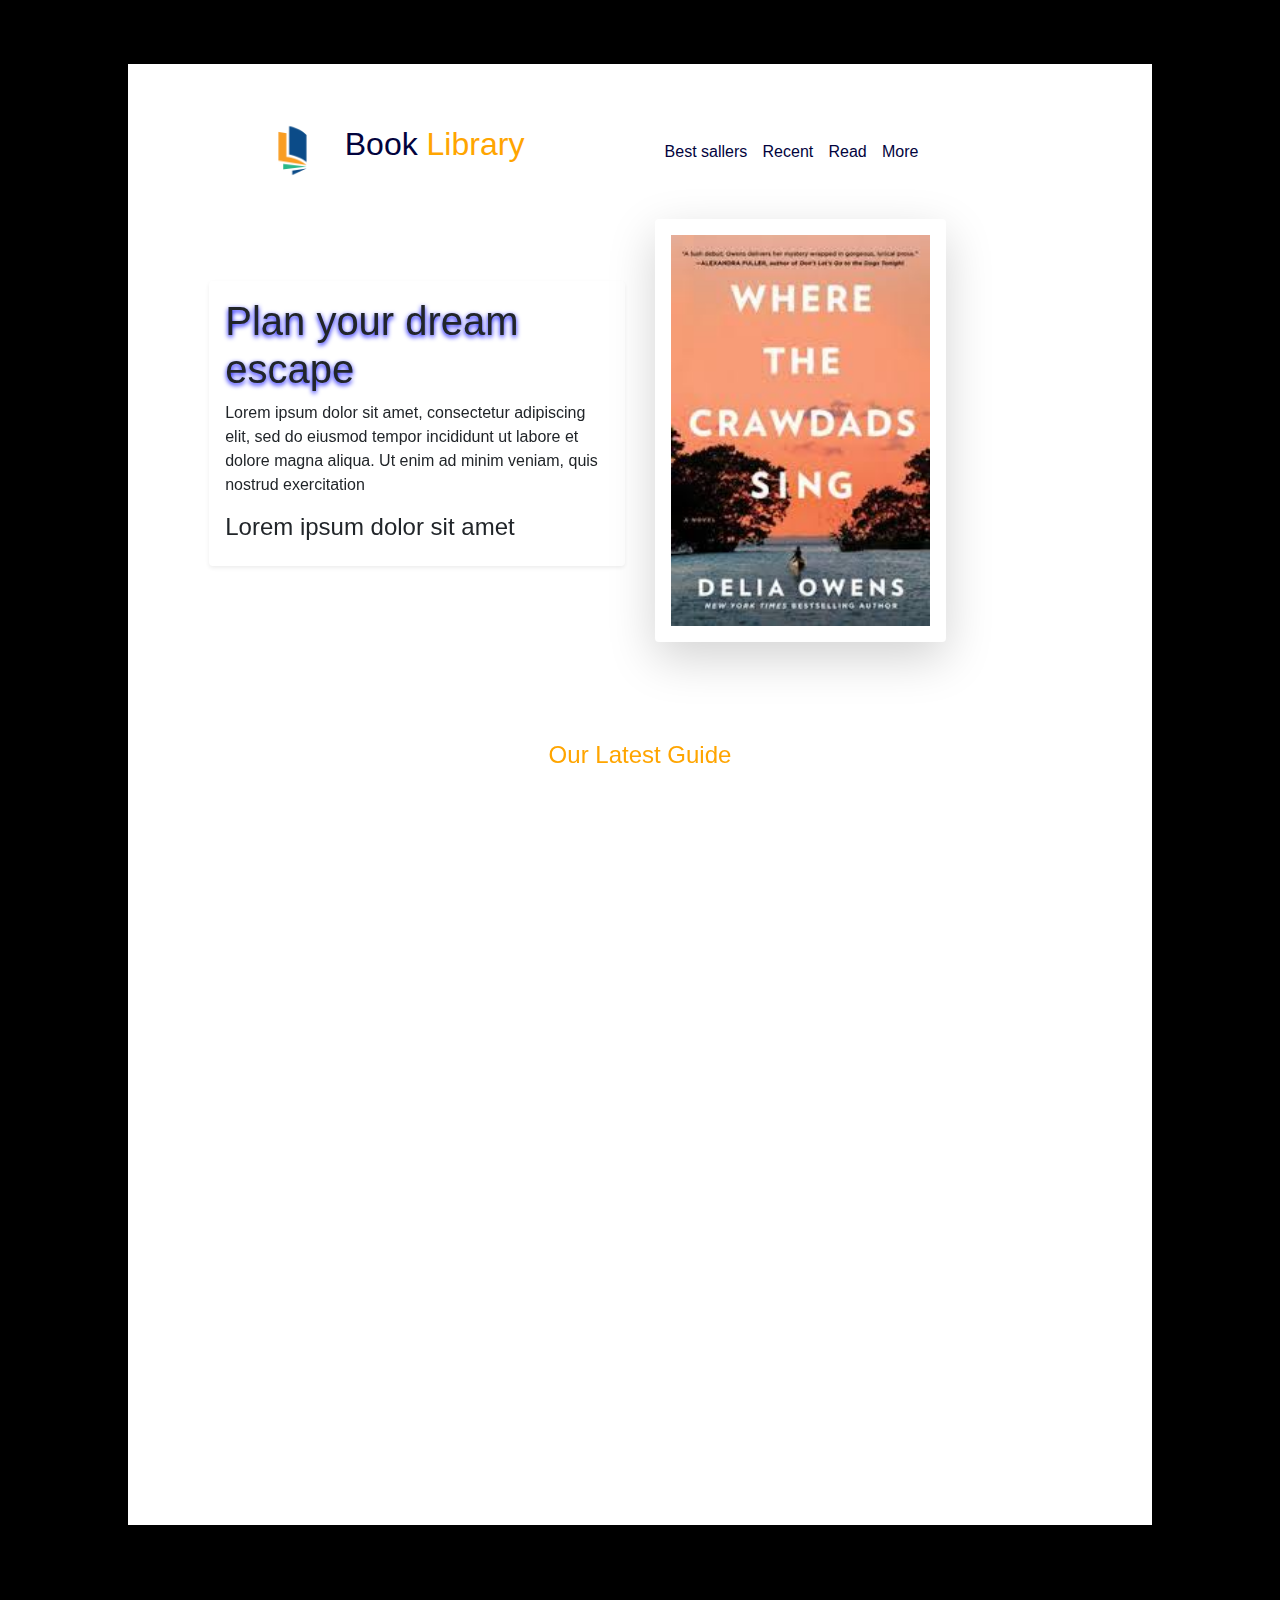
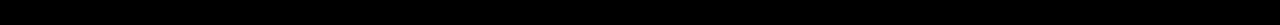
<file: index.html>
<!doctype html>
<html lang="en">
  <head>
    <!-- Required meta tags -->
    <meta charset="utf-8">
    <meta name="viewport" content="width=device-width, initial-scale=1, shrink-to-fit=no">

    <!-- Bootstrap CSS -->
    <link rel="stylesheet" href="https://stackpath.bootstrapcdn.com/bootstrap/4.3.1/css/bootstrap.min.css" integrity="sha384-ggOyR0iXCbMQv3Xipma34MD+dH/1fQ784/j6cY/iJTQUOhcWr7x9JvoRxT2MZw1T" crossorigin="anonymous">
    <link rel="stylesheet" href="aos.css">
    <!-- AOS CSS animation link to style sheet -->
    <link rel="stylesheet" href="index.css">
    <!-- AOS CSS animation plugin -->
    <link href="https://unpkg.com/aos@2.3.1/dist/aos.css" rel="stylesheet">

    <title>Book Library</title>
  </head>
  <body>
    <div id = "library-container">
        <div id="heading"class="row">
            <div class="col-6 heading">
                <img src="img/logo.jpg" class="img-fluid">
                <h2><span class="blue">Book</span> <span class="orange">Library</span></h2>        
            </div>
            <div class="col-6 navs">
                <a href="#">Best sallers</a> 
                <a href="#">Recent</a>
                <a href="#">Read</a>
                <a href="#">More</a>       
            </div>        
        </div>
        <div id="first-section" class="container">
            <div class="row" data-aos="fade-left">
                <div class="col-6 first-col">
                    <div class="text-box shadow-sm p-3 mb-5 bg-white rounded responsive">
                        <h1>Plan your dream escape</h1>
                        <p>Lorem ipsum dolor sit amet, consectetur adipiscing elit, sed do eiusmod tempor incididunt ut labore et dolore magna aliqua. Ut enim ad minim veniam, quis nostrud exercitation</p>
                        <h4>Lorem ipsum dolor sit amet</h4>
                    </div>
                </div>
                <div class="col-6 first-col">
                    <img src="img/first.jpeg" class="img-fluid shadow-lg p-3 mb-5 bg-white rounded responsive"> 
                </div>
            </div>
        </div>
        <div class="middle-text orange" data-aos="fade-up">
            <div class="col-12 text">
                 <h4 class="revealOnScroll" data-animation="lightSpeedIn">Our Latest Guide</h4>           
            </div>       
        </div>
        <div id="second-section" class="container">
            <div class="row" data-aos="fade-up">
                <div class="col-lg-4 col-md-6 col-sm-12 second-col shadow p-3 mb-5 bg-white rounded revealOnScroll" data-animation="lightSpeedIn">
                    <img src="img/second.jpeg" class="img-fluid">
                    <div class="text-box">
                        <h5><strong>Book Title.....</strong></h5>
                        <p>Author Name...</p>
                        <p>Published date</p>
                    </div> 
                </div>
                <div class="col-lg-4 col-md-6 col-sm-12 second-col shadow p-3 mb-5 bg-white rounded revealOnScroll" data-animation="lightSpeedIn">
                    <img src="img/third.jpeg" class="img-fluid">
                    <div class="text-box">
                        <h5><strong>Book Title.....</strong></h5>
                        <p>Author Name...</p>
                        <p>Published date</p>
                    </div>    
                </div>
                <div class="col-lg-4 col-md-6 col-sm-12 second-col shadow p-3 mb-5 bg-white rounded revealOnScroll" data-animation="lightSpeedIn">
                    <img src="img/fourth.jpeg" class="img-fluid">
                    <div class="text-box">
                        <h5><strong>Book Title.....</strong></h5>
                        <p>Author Name...</p>
                        <p>Published date</p>
                    </div>        
                </div>
            </div>
        </div>
        <div class="middle-text orange" data-aos="fade-up">
            <div class="col-12 text">
                <h4 class="revealOnScroll" data-animation="lightSpeedIn">Our best Selling Books</h4>           
            </div>     
        </div>
        <div id="third-section" class="container">
            <div class="row" data-aos="fade-up">
                <div class="col-lg-4 col-md-6 col-sm-12 third-col shadow p-3 mb-5 bg-white rounded">
                    <img src="img/fifth.jpeg" class="img-fluid">
                    <div class="text-box">
                        <h5><strong>Book Title.....</strong></h5>
                        <p>Author Namw...</p>
                        <p>Published date</p>
                    </div>        
                </div>
                <div class="col-lg-4 col-md-6 col-sm-12 third-col shadow p-3 mb-5 bg-white rounded">
                    <img src="img/sixth.jpeg" class="img-fluid">
                    <div class="text-box">
                        <h5><strong>Book Title.....</strong></h5>
                        <p>Author Name...</p>
                        <p>Published date</p>
                    </div>      
                </div>
                <div class="col-lg-4 col-md-6 col-sm-12 third-col shadow p-3 mb-5 bg-white rounded">
                    <img src="img/seventh.jpeg" class="img-fluid">
                    <div class="text-box">
                        <h5><strong>Book Title.....</strong></h5>
                        <p>Author Name...</p>
                        <p>Published date</p>
                    </div>         
                </div>
            </div>
        </div>
    </div>


    
    <!-- Optional JavaScript -->
    <!-- jQuery first, then Popper.js, then Bootstrap JS -->
    <script src="https://code.jquery.com/jquery-3.3.1.slim.min.js" integrity="sha384-q8i/X+965DzO0rT7abK41JStQIAqVgRVzpbzo5smXKp4YfRvH+8abtTE1Pi6jizo" crossorigin="anonymous"></script>
    <script src="https://cdnjs.cloudflare.com/ajax/libs/popper.js/1.14.7/umd/popper.min.js" integrity="sha384-UO2eT0CpHqdSJQ6hJty5KVphtPhzWj9WO1clHTMGa3JDZwrnQq4sF86dIHNDz0W1" crossorigin="anonymous"></script>
    <script src="https://stackpath.bootstrapcdn.com/bootstrap/4.3.1/js/bootstrap.min.js" integrity="sha384-JjSmVgyd0p3pXB1rRibZUAYoIIy6OrQ6VrjIEaFf/nJGzIxFDsf4x0xIM+B07jRM" crossorigin="anonymous"></script>
    <!-- AOS animation plugin -->
    <script src="aos.js"></script>
    <script>
        AOS.init({
            duration: 2000,
        });
    </script>
  </body>
</html>
</file>
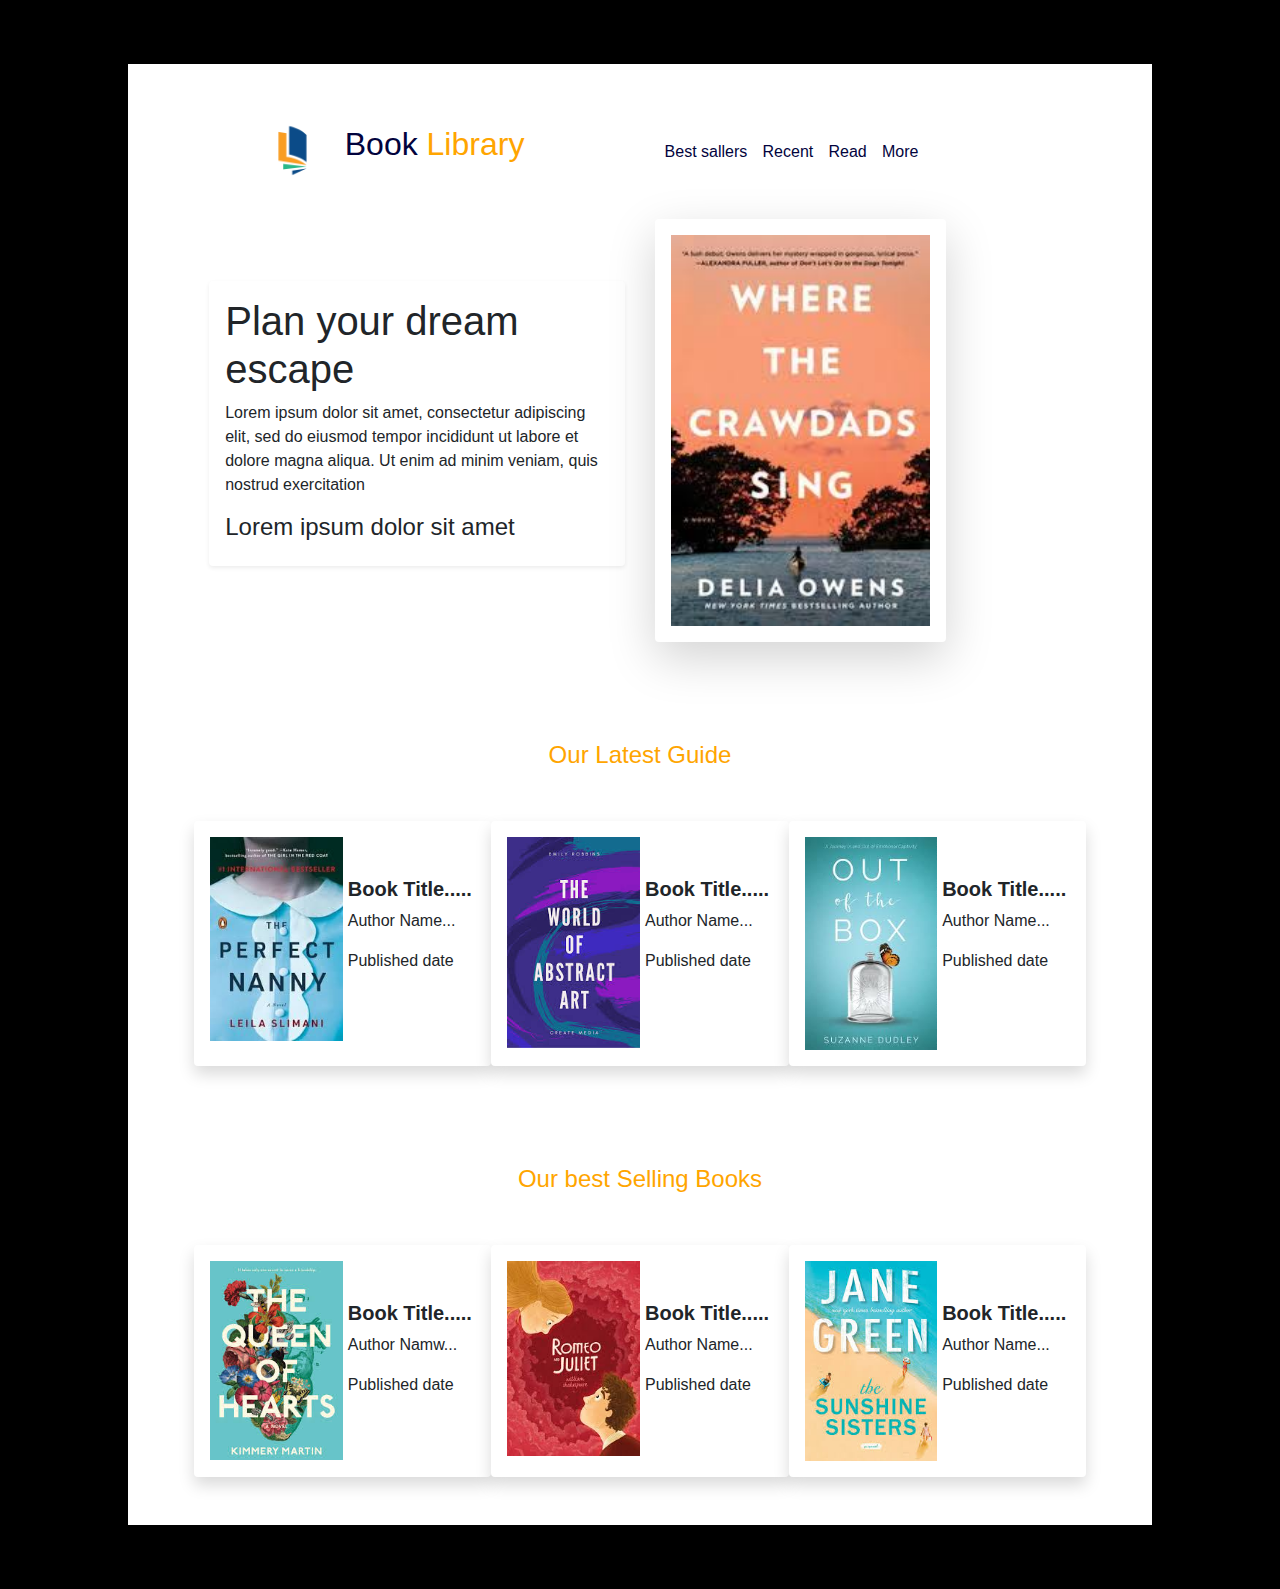
<file: bookLibrary.html>
<!doctype html>
<html lang="en">
  <head>
    <!-- Required meta tags -->
    <meta charset="utf-8">
    <meta name="viewport" content="width=device-width, initial-scale=1, shrink-to-fit=no">

    <!-- Bootstrap CSS -->
    <link rel="stylesheet" href="https://stackpath.bootstrapcdn.com/bootstrap/4.3.1/css/bootstrap.min.css" integrity="sha384-ggOyR0iXCbMQv3Xipma34MD+dH/1fQ784/j6cY/iJTQUOhcWr7x9JvoRxT2MZw1T" crossorigin="anonymous">
    <link rel="stylesheet" href="bookLibrary.css">
    <title>Book Library</title>
  </head>
  <body>
    <div id = "library-container">
        <div id="heading"class="row">
            <div class="col-6 heading">
                <img src="img/logo.jpg" class="img-fluid">
                <h2><span class="blue">Book</span> <span class="orange">Library</span></h2>        
            </div>
            <div class="col-6 navs">
                <a href="#">Best sallers</a> 
                <a href="#">Recent</a>
                <a href="#">Read</a>
                <a href="#">More</a>       
            </div>        
        </div>
        <div id="first-section" class="container">
            <div class="row">
                <div class="col-6 first-col">
                    <div class="text-box shadow-sm p-3 mb-5 bg-white rounded">
                        <h1>Plan your dream escape</h1>
                        <p>Lorem ipsum dolor sit amet, consectetur adipiscing elit, sed do eiusmod tempor incididunt ut labore et dolore magna aliqua. Ut enim ad minim veniam, quis nostrud exercitation</p>
                        <h4>Lorem ipsum dolor sit amet</h4>
                    </div>
                </div>
                <div class="col-6 first-col">
                    <img src="img/first.jpeg" class="img-fluid shadow-lg p-3 mb-5 bg-white rounded"> 
                </div>
            </div>
        </div>
        <div class="middle-text orange">
            <div class="col-12 text">
                 <h4>Our Latest Guide</h4>           
            </div>       
        </div>
        <div id="second-section" class="container">
            <div class="row">
                <div class="col-4 second-col shadow p-3 mb-5 bg-white rounded">
                    <img src="img/second.jpeg" class="img-fluid">
                    <div class="text-box">
                        <h5><strong>Book Title.....</strong></h5>
                        <p>Author Name...</p>
                        <p>Published date</p>
                    </div> 
                </div>
                <div class="col-4 second-col shadow p-3 mb-5 bg-white rounded">
                    <img src="img/third.jpeg" class="img-fluid">
                    <div class="text-box">
                        <h5><strong>Book Title.....</strong></h5>
                        <p>Author Name...</p>
                        <p>Published date</p>
                    </div>    
                </div>
                <div class="col-4 second-col shadow p-3 mb-5 bg-white rounded">
                    <img src="img/fourth.jpeg" class="img-fluid">
                    <div class="text-box">
                        <h5><strong>Book Title.....</strong></h5>
                        <p>Author Name...</p>
                        <p>Published date</p>
                    </div>        
                </div>
            </div>
        </div>
        <div class="middle-text orange">
            <div class="col-12 text">
                <h4>Our best Selling Books</h4>           
            </div>     
        </div>
        <div id="third-section" class="container">
            <div class="row">
                <div class="col-4 third-col shadow p-3 mb-5 bg-white rounded">
                    <img src="img/fifth.jpeg" class="img-fluid">
                    <div class="text-box">
                        <h5><strong>Book Title.....</strong></h5>
                        <p>Author Namw...</p>
                        <p>Published date</p>
                    </div>        
                </div>
                <div class="col-4 third-col shadow p-3 mb-5 bg-white rounded">
                    <img src="img/sixth.jpeg" class="img-fluid">
                    <div class="text-box">
                        <h5><strong>Book Title.....</strong></h5>
                        <p>Author Name...</p>
                        <p>Published date</p>
                    </div>      
                </div>
                <div class="col-4 third-col shadow p-3 mb-5 bg-white rounded">
                    <img src="img/seventh.jpeg" class="img-fluid">
                    <div class="text-box">
                        <h5><strong>Book Title.....</strong></h5>
                        <p>Author Name...</p>
                        <p>Published date</p>
                    </div>         
                </div>
            </div>
        </div>
    </div>



    <!-- Optional JavaScript -->
    <!-- jQuery first, then Popper.js, then Bootstrap JS -->
    <script src="https://code.jquery.com/jquery-3.3.1.slim.min.js" integrity="sha384-q8i/X+965DzO0rT7abK41JStQIAqVgRVzpbzo5smXKp4YfRvH+8abtTE1Pi6jizo" crossorigin="anonymous"></script>
    <script src="https://cdnjs.cloudflare.com/ajax/libs/popper.js/1.14.7/umd/popper.min.js" integrity="sha384-UO2eT0CpHqdSJQ6hJty5KVphtPhzWj9WO1clHTMGa3JDZwrnQq4sF86dIHNDz0W1" crossorigin="anonymous"></script>
    <script src="https://stackpath.bootstrapcdn.com/bootstrap/4.3.1/js/bootstrap.min.js" integrity="sha384-JjSmVgyd0p3pXB1rRibZUAYoIIy6OrQ6VrjIEaFf/nJGzIxFDsf4x0xIM+B07jRM" crossorigin="anonymous"></script>
  </body>
</html>
</file>
<file: index.css>
body{
    margin: 0 auto;
    padding:0;
    width:100%;
    height: 100%;
    background-color: black
}
#library-container{
    margin: 5% auto;
    background-color: white;
    width:80% ;

}
#heading{
    margin: 3% auto;
    padding-top: 5%;
    width: 80%;

}

.navs{
    padding: 3%;

}
@media screen and (max-width:380px) {
    .navs { display:none }
}
a{
    padding-right: 3%;
    text-decoration:none !important;
    color: rgb(2, 3, 61)
}
a:hover{
    color: orange;
}
.heading img{
    max-width: 25%;
    display: inline-block;
}
h2{
    display: inline-block;
}
@media screen and (max-width:380px) {
    .heading img{ width: 50% }
}
@media screen and (max-width:380px) {
    .heading img{ width: 25% }
}

#first-section{
    margin: 3% auto;
    width: 90%;

}
@media screen and (max-width:380px) {
    .responsive { display:none }
}

.first-col .text-box{
    padding: 12%;
    margin-top: 15%;
}
.first-col h1{
    text-shadow: 0px 2px 5px blue;
}
.first-col img{
    width: 70%;
}
.middle-text{
    margin: 5% auto;
    width: 80%;
}
.middle-text h4{
    text-align: center;
}
#second-section{
    margin: 0 auto;
    width: 90%;
}
.second-col{
 
}
.second-col img{
    float: left;
    width: 50%;
}
.second-col .text-box{
    float: right;
    margin-top: 15%;
    padding-left: 5px;
    width: 50%;
}

.second-col:hover img{
    border: orange;
    box-shadow: 1px 1px 5px orange;
    -moz-box-shadow: 1px 1px 5px orange;
    opacity: 0.5;
}

#third-section{
    margin: 3% auto;
    width: 90%;

}
.third-col{
    
}
.third-col img{
    float: left;
    width: 50%;
}
.third-col .text-box{
    float: right;
    margin-top: 15%;
    padding-left: 5px;
    width: 50%;
}
.third-col:hover img{
    border: orange;
    box-shadow: 1px 1px 5px orange;
    -moz-box-shadow: 1px 1px 5px orange;
    opacity: 0.5;
}

.row{
    margin: 0 auto;
}
.blue{
    color:rgb(2, 3, 61)
}.orange{
    color:orange;
}
</file>
<file: bookLibrary.css>
body{
    margin: 0 auto;
    padding:0;
    width:100%;
    height: 100%;
    background-color: black
}
#library-container{
    margin: 5% auto;
    background-color: white;
    width:80% ;

}
#heading{
    margin: 3% auto;
    padding-top: 5%;
    width: 80%;

}
.heading{

}
.navs{
    padding: 3%;

}
a{
    padding-right: 3%;
    text-decoration:none !important;
    color: rgb(2, 3, 61)
}
a:hover{
    color: orange;
}
.heading img{
    max-width: 25%;
    display: inline-block;
}
h2{
    display: inline-block;
}

#first-section{
    margin: 3% auto;
    width: 90%;

}
.first-col{
    
}
.first-col .text-box{
    padding: 12%;
    margin-top: 15%;
}
.first-col img{
    width: 70%;
}
.middle-text{
    margin: 5% auto;
    width: 80%;
}
.middle-text h4{
    text-align: center;
}
#second-section{
    margin: 0 auto;
    width: 90%;
}
.second-col{
    
}
.second-col img{
    float: left;
    width: 50%;
}
.second-col .text-box{
    float: right;
    margin-top: 15%;
    padding-left: 5px;
    width: 50%;
}

.second-col:hover img{
    border: orange;
    box-shadow: 1px 1px 5px orange;
    -moz-box-shadow: 1px 1px 5px orange;
    opacity: 0.5;
}

#third-section{
    margin: 3% auto;
    width: 90%;

}
.third-col{
    
}
.third-col img{
    float: left;
    width: 50%;
}
.third-col .text-box{
    float: right;
    margin-top: 15%;
    padding-left: 5px;
    width: 50%;
}
.third-col:hover img{
    border: orange;
    box-shadow: 1px 1px 5px orange;
    -moz-box-shadow: 1px 1px 5px orange;
    opacity: 0.5;
}

.row{
    margin: 0 auto;
}
.blue{
    color:rgb(2, 3, 61)
}.orange{
    color:orange;
}
</file>
